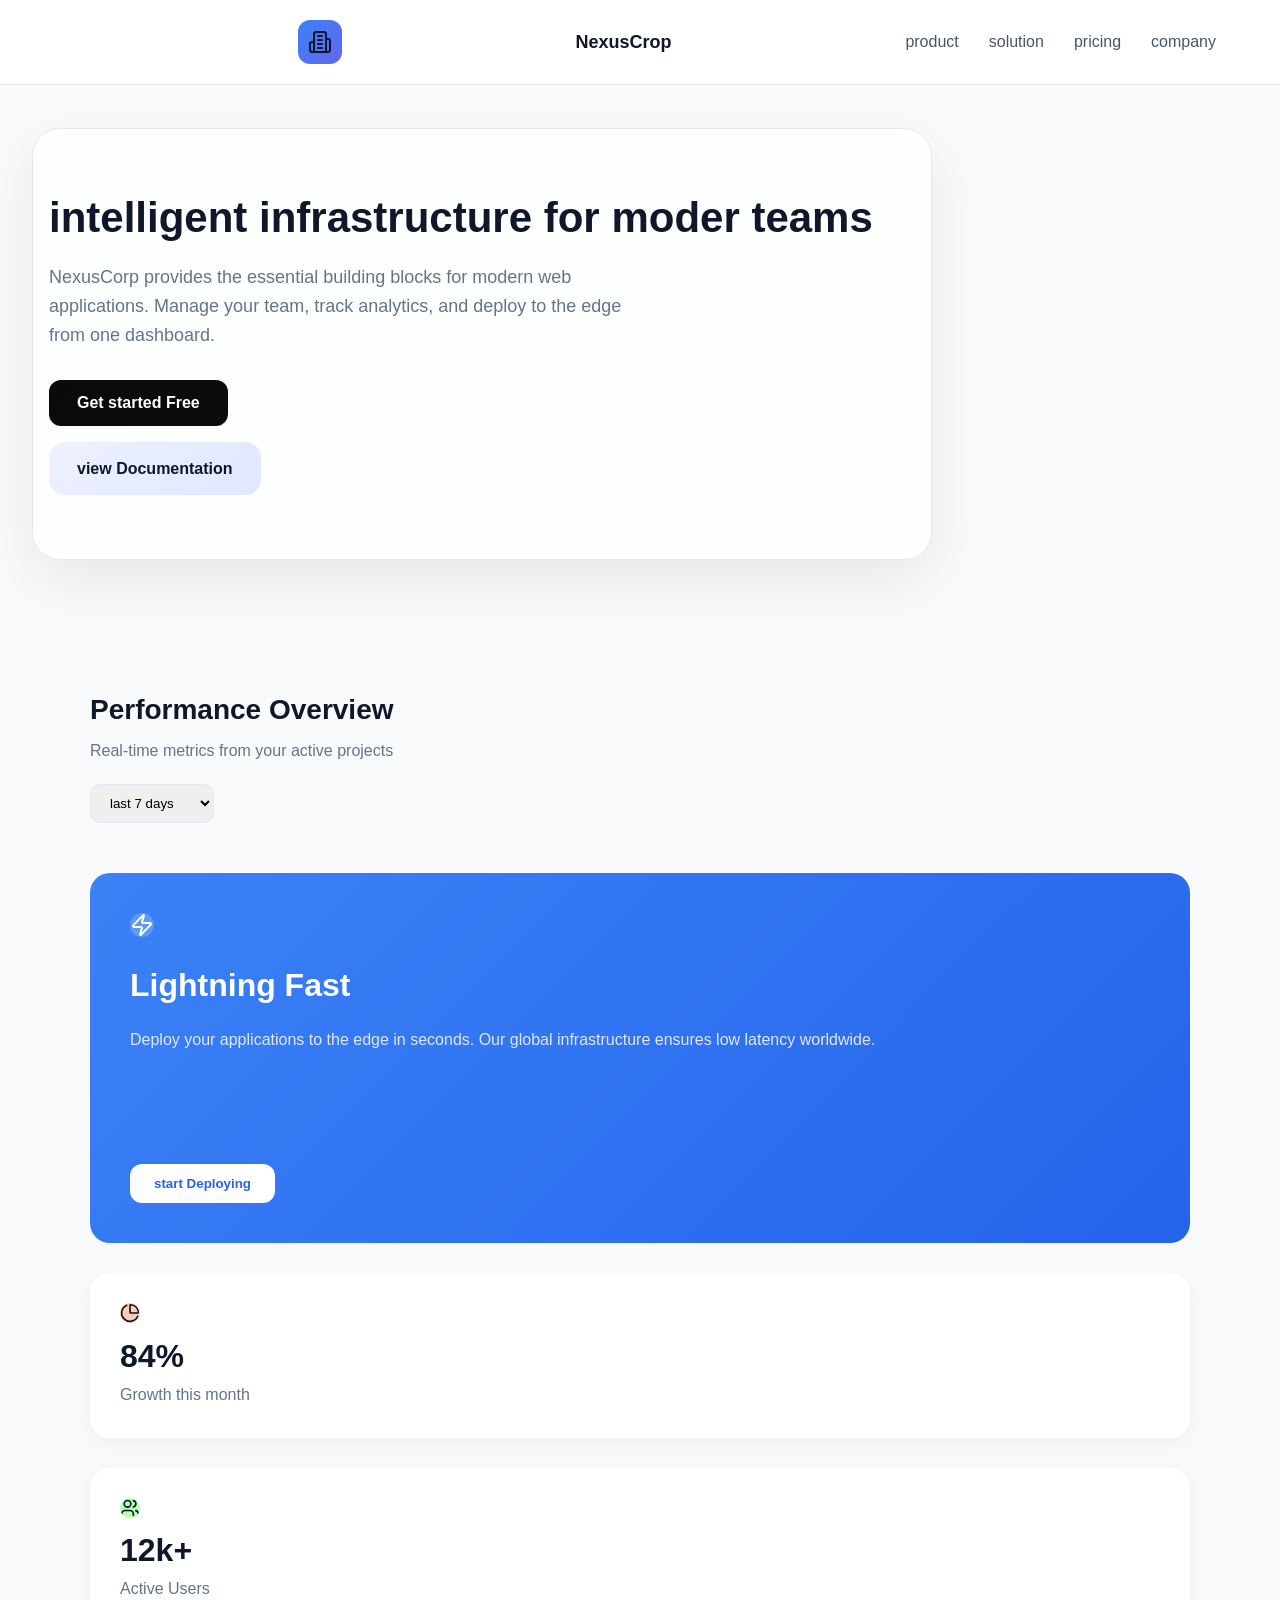
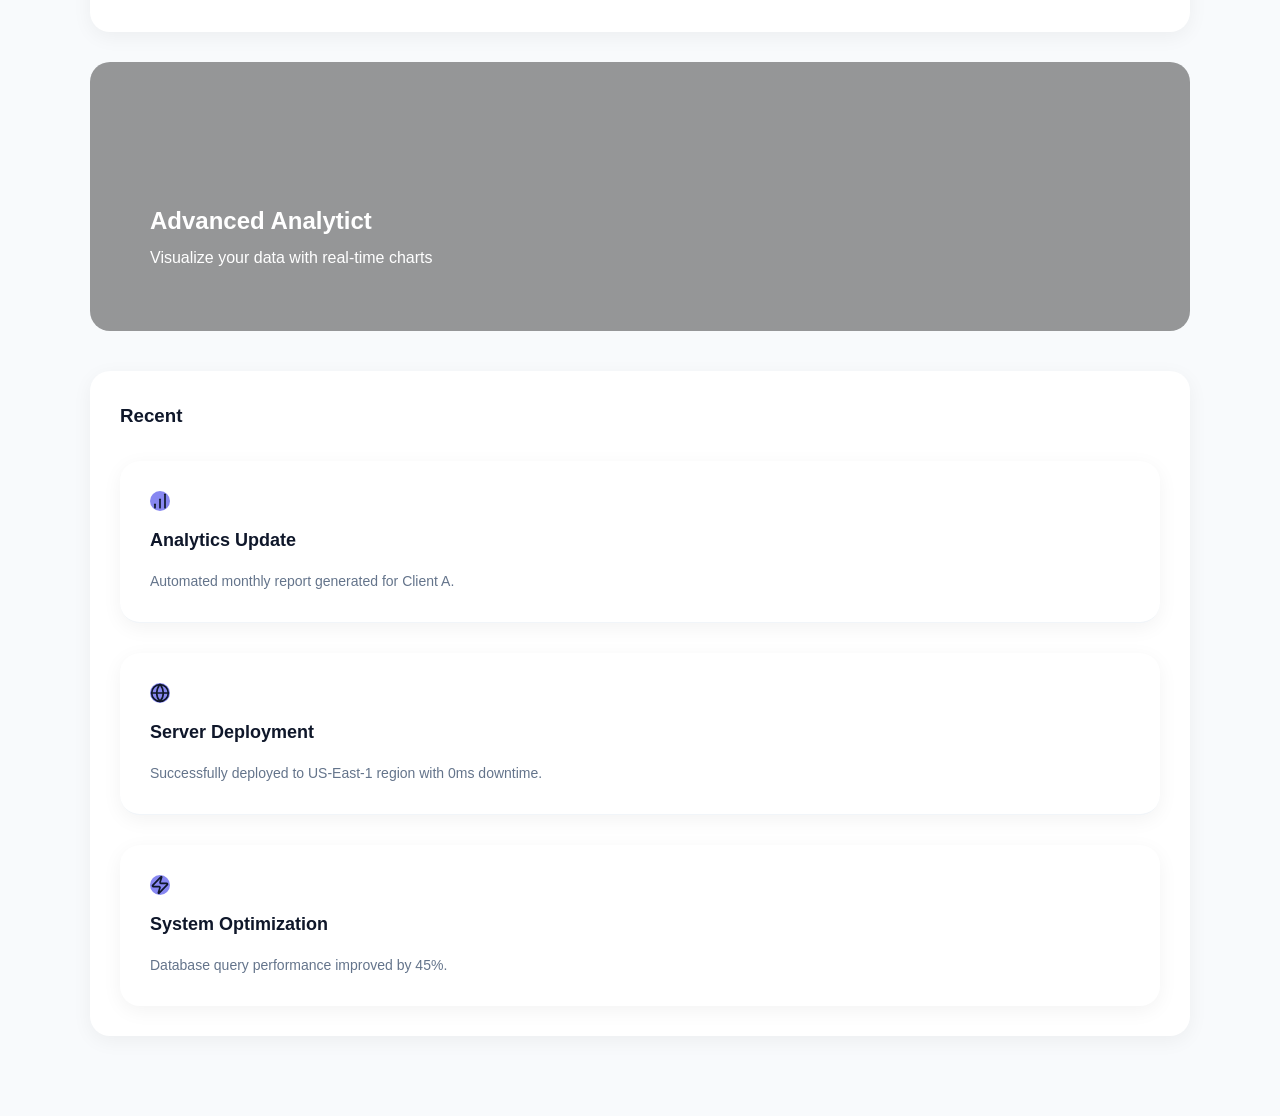
<file: index.html>
<!DOCTYPE html>
<html lang="en">
<head>
    <meta charset="UTF-8">
    <meta name="viewport" content="width=device-width, initial-scale=1.0">
    <link rel="stylesheet" href="./style.css">
    <title>company website main page</title>
</head>
<body>
    <header>
        <div id="main-head"></div>
            <div id="logo-head">
                <svg xmlns="http://www.w3.org/2000/svg" width="24" height="24" viewBox="0 0 24 24" fill="none" stroke="currentColor" stroke-width="2" stroke-linecap="round" stroke-linejoin="round" class="lucide lucide-building2 lucide-building-2 w-6 h-6 text-white">
                    <path d="M6 22V4a2 2 0 0 1 2-2h8a2 2 0 0 1 2 2v18Z"></path>
                    <path d="M6 12H4a2 2 0 0 0-2 2v6a2 2 0 0 0 2 2h2"></path>
                    <path d="M18 9h2a2 2 0 0 1 2 2v9a2 2 0 0 1-2 2h-2"></path>
                    <path d="M10 6h4"></path>
                    <path d="M10 10h4"></path>
                    <path d="M10 14h4"></path>
                    <path d="M10 18h4"></path>
                </svg>
            </div>
            <div id="text-head">
                <h3>NexusCrop</h3>
            </div>
        </div>
        <nav>
            <ul class="menu">
                <li>product</li>
                <li>solution</li>
                <li>pricing</li>
                <li>company</li>
            </ul>
        </nav>
        <div class="hamburger" onclick="toggleMenu()">
            <span></span>
            <span></span>
            <span></span>
        </div>
    </header>
    <div class="container">
        <div id="title-container">
            <h1>intelligent infrastructure for moder teams</h1>
        </div>
        <div id="explain-container">
            <p>NexusCorp provides the essential building blocks for modern web applications. Manage your team, track analytics, and deploy to the edge from one dashboard.</p>    
        </div>
        <div id="button">
            <button>Get started Free</button>
        </div>
        <div id="button-view-document">
            <h4>view Documentation</h4>
        </div>
    </div>
    <div id="main1">
        <h2>Performance Overview</h2>
        <p>Real-time metrics from your active projects</p>
        <select id="read-time-active-project">
            <option value="">last 7 days</option>
            <option value="">last 30 days</option>
            <option value="">year to date</option>
        </select>
        <div id="lightning-fast">
            <svg xmlns="http://www.w3.org/2000/svg" width="24" height="24" viewBox="0 0 24 24" fill="none" stroke="currentColor" stroke-width="2" stroke-linecap="round" stroke-linejoin="round" class="lucide lucide-zap w-6 h-6 text-white"><path d="M4 14a1 1 0 0 1-.78-1.63l9.9-10.2a.5.5 0 0 1 .86.46l-1.92 6.02A1 1 0 0 0 13 10h7a1 1 0 0 1 .78 1.63l-9.9 10.2a.5.5 0 0 1-.86-.46l1.92-6.02A1 1 0 0 0 11 14z"></path></svg>
            <h1>Lightning Fast</h1>
            <p>Deploy your applications to the edge in seconds. Our global infrastructure ensures low latency worldwide.</p>
            <button>start Deploying</button>
        </div>
        <div id="growth">
            <div class="w-10 h-10 bg-orange-100 rounded-full flex items-center justify-center text-orange-600 mb-4"><svg xmlns="http://www.w3.org/2000/svg" width="20" height="20" viewBox="0 0 24 24" fill="none" stroke="currentColor" stroke-width="2" stroke-linecap="round" stroke-linejoin="round" class="lucide lucide-chart-pie"><path d="M21 12c.552 0 1.005-.449.95-.998a10 10 0 0 0-8.953-8.951c-.55-.055-.998.398-.998.95v8a1 1 0 0 0 1 1z"></path><path d="M21.21 15.89A10 10 0 1 1 8 2.83"></path></svg></div>
            <h1>84%</h1>
            <p>Growth this month</p>
        </div>
        <div id="avtive-users">
            <svg xmlns="http://www.w3.org/2000/svg" width="20" height="20" viewBox="0 0 24 24" fill="none" stroke="currentColor" stroke-width="2" stroke-linecap="round" stroke-linejoin="round" class="lucide lucide-users"><path d="M16 21v-2a4 4 0 0 0-4-4H6a4 4 0 0 0-4 4v2"></path><circle cx="9" cy="7" r="4"></circle><path d="M22 21v-2a4 4 0 0 0-3-3.87"></path><path d="M16 3.13a4 4 0 0 1 0 7.75"></path></svg>
            <h1>12k+</h1>
            <p>Active Users</p>
        </div>
        <div id="advanced-analytict">
            <h2>Advanced Analytict</h2>
            <p>Visualize your data with real-time charts</p>
        </div>
        <div id="recent-activity">
            <h3>Recent</h3>
            <div class="similar-section" id="analytics">
                <svg xmlns="http://www.w3.org/2000/svg" width="20" height="20" viewBox="0 0 24 24" fill="none" stroke="currentColor" stroke-width="2" stroke-linecap="round" stroke-linejoin="round" class="lucide lucide-chart-no-axes-column-increasing">
                    <line x1="12" x2="12" y1="20" y2="10"></line>
                    <line x1="18" x2="18" y1="20" y2="4"></line>
                    <line x1="6" x2="6" y1="20" y2="16"></line>
                </svg>
                <h3>Analytics Update</h3>
                <p>Automated monthly report generated for Client A.</p>
            </div>
            <div class="similar-section" id="server">
                <svg xmlns="http://www.w3.org/2000/svg" width="20" height="20" viewBox="0 0 24 24" fill="none" stroke="currentColor" stroke-width="2" stroke-linecap="round" stroke-linejoin="round" class="lucide lucide-globe">
                    <circle cx="12" cy="12" r="10"></circle>
                    <path d="M12 2a14.5 14.5 0 0 0 0 20 14.5 14.5 0 0 0 0-20"></path>
                    <path d="M2 12h20"></path>
                </svg>
                <h3>Server Deployment</h3>
                <p>Successfully deployed to US-East-1 region with 0ms downtime.</p>
            </div>
            <div class="similar-section" id="system">
                <svg xmlns="http://www.w3.org/2000/svg" width="20" height="20" viewBox="0 0 24 24" fill="none" stroke="currentColor" stroke-width="2" stroke-linecap="round" stroke-linejoin="round" class="lucide lucide-zap">
                    <path d="M4 14a1 1 0 0 1-.78-1.63l9.9-10.2a.5.5 0 0 1 .86.46l-1.92 6.02A1 1 0 0 0 13 10h7a1 1 0 0 1 .78 1.63l-9.9 10.2a.5.5 0 0 1-.86-.46l1.92-6.02A1 1 0 0 0 11 14z">
                    </path>
                </svg>
                <h3>System Optimization</h3>
                <p>Database query performance improved by 45%.</p>
            </div>
        </div>
    </div>
    <script src="./script.js"></script>
</body>
</html>
</file>
<file: style.css>
* {
  margin: 0;
  padding: 0;
  box-sizing: border-box;
}

body {
  font-family: "Inter", sans-serif;
  background: #f8fafc;
  color: #0f172a;
  line-height: 1.6;
}

.container {
    max-width: 900px;
    margin: 8rem 2rem;
    padding: 4rem 1rem;
    background: rgba(255, 255, 255, 0.7);
    backdrop-filter: blur(12px);
    border-radius: 28px;
    box-shadow: 0 20px 60px rgba(0,0,0,0.08);
    border: 1px solid #e2e8f0;    transition: 0.3s ease;

}

header {
  width: 100%;
  padding: 20px 5%;
  display: flex;
  align-items: center;
  justify-content: space-between;
  background: white;
  position: fixed;
  top: 0;
  left: 0;
  z-index: 1000;
  border-bottom: 1px solid #e2e8f0;
}

#main-head {
  display: flex;
  align-items: center;
  gap: 12px;
}

#logo-head {
  background: linear-gradient(135deg, #3b82f6, #6366f1);
  padding: 10px;
  border-radius: 12px;
  display: flex;
  align-items: center;
  justify-content: center;
}

#text-head h3 {
  font-weight: 700;
  font-size: 18px;
}

.menu {
  display: flex;
  gap: 30px;
  list-style: none;
  font-weight: 500;
  color: #475569;
}

.menu li {
  cursor: pointer;
  transition: 0.3s;
}

.menu li:hover {
  color: #3b82f6;
}

.hamburger {
  display: none;
  flex-direction: column;
  gap: 5px;
  cursor: pointer;
}

.hamburger span {
  width: 25px;
  height: 3px;
  background: #0f172a;
  border-radius: 5px;
}


#title-container h1 {
  font-size: 42px;
  font-weight: 800;
  line-height: 1.2;
  margin-bottom: 20px;
}

#explain-container p {
  font-size: 18px;
  color: #64748b;
  max-width: 600px;
}

#button button {
  margin-top: 30px;
  padding: 14px 28px;
  background: linear-gradient(135deg, #0a0a0a, #0c0c0e);
  border: none;
  color: white;
  border-radius: 12px;
  font-weight: 600;
  font-size: 16px;
  cursor: pointer;
  transition: 0.3s;
}

#button button:hover {
  transform: translateY(-2px);
  box-shadow: 0 8px 20px rgba(59, 130, 246, 0.3);
}

#button-view-document h4 {
    margin-top: 1rem;
    padding: 14px 28px;
    border-radius: 16px;
    border: none;
    font-weight: 600;
    cursor: pointer;

    background: linear-gradient(135deg, #eef2ff, #e0e7ff);

    display: inline-block;   /* مهم */
    width: auto;  
}

#main1 {
  width: 90%;
  max-width: 1100px;
  margin: 80px auto;
}

#main1 h2 {
  font-size: 28px;
  margin-bottom: 5px;
}

#main1 p {
  color: #64748b;
}

#read-time-active-project {
  margin: 20px 0;
  padding: 10px 15px;
  border-radius: 10px;
  border: 1px solid #e2e8f0;
}


#lightning-fast {
  margin-top: 30px;
  padding: 40px;
  border-radius: 20px;
  background: linear-gradient(135deg, #3b82f6, #2563eb);
  color: white;
}

#lightning-fast h1 {
  font-size: 32px;
  margin-top: 1rem;
  margin-bottom: 15px;
}

#lightning-fast p {
  color: #e0e7ff;
  margin-bottom: 7rem;
}

#lightning-fast button {
  padding: 12px 24px;
  border-radius: 12px;
  border: none;
  background: white;
  color: #2563eb;
  font-weight: 600;
  cursor: pointer;
}

#lightning-fast svg {
    background-color:rgba(255, 255, 255, 0.2);
    border-radius: 1rem;
}

#growth,
#avtive-users {
  margin-top: 30px;
  background: white;
  padding: 30px;
  border-radius: 20px;
  box-shadow: 0 5px 20px rgba(0,0,0,0.05);
}

#growth h1,
#avtive-users h1 {
  font-size: 32px;
  font-weight: 700;
}

#growth svg {
    background-color: rgba(252, 82, 4, 0.3);
    border-radius: 50%;
}


#avtive-users svg {
    background-color: rgba(4, 252, 4, 0.3);
    border-radius: 50%;
}

#advanced-analytict {
  margin-top: 30px;
  padding: 60px;
  border-radius: 20px;
  background: linear-gradient(rgba(0,0,0,0.4), rgba(0,0,0,0.4)),
              url("https://images.unsplash.com/photo-1762279388957-c6ed514d3353?crop=entropy&amp;cs=tinysrgb&amp;fit=max&amp;fm=jpg&amp;ixid=M3w3Nzg4Nzd8MHwxfHNlYXJjaHwxfHxhYnN0cmFjdCUyMHRlY2hub2xvZ3klMjBkYXRhJTIwdmlzdWFsaXphdGlvbnxlbnwxfHx8fDE3NzA3MDUwNDl8MA&amp;ixlib=rb-4.1.0&amp;q=80&amp;w=1080");
  background-size: cover;
  background-position: center;
  color: white;
}


#advanced-analytict h2{
    font-size: x-large;
    margin-top: 5rem;

}

#advanced-analytict p {
    color: white;
}

#recent-activity {
  margin-top: 40px;
  background: white;
  padding: 30px;
  border-radius: 20px;
  box-shadow: 0 5px 20px rgba(0,0,0,0.05);
}

.similar-section {
  display: grid;
  gap: 15px;
  padding: 20px 0;
  border-bottom: 1px solid #f1f5f9;
}


.similar-section svg{
    background-color: rgba(15, 15, 228,0.5);
    border-radius: 50%;
}

#analytics,
#server,
#system{
    display: grid;
    margin-top: 30px;
    background: white;
    padding: 30px;
    border-radius: 20px;
    box-shadow: 0 5px 20px rgba(0,0,0,0.05);
    transition: all 0.3s ease;
}


#analytics:hover{
    transform: translateY(-4px);
    background-color: #ebeeee;
    box-shadow: 0 8px 20px rgba(0,0,0,0.05);
    border-radius: 12px;
}

#server:hover{
    transform: translateY(-4px);
    background-color: #ebeeee;
    box-shadow: 0 8px 20px rgba(0,0,0,0.05);
    border-radius: 12px;
}

#system:hover{
    transform: translateY(-4px);
    background-color: #ebeeee;
    box-shadow: 0 8px 20px rgba(0,0,0,0.05);
    border-radius: 12px;
}

.similar-section:last-child {
  border-bottom: none;
}

.similar-section h3 {
  font-size: 18px;
}

.similar-section p {
  font-size: 14px;
  color: #64748b;
}


@media (max-width: 768px) {.menu {
    display: none;
    flex-direction: column;
    position: absolute;
    right: 5%;
    top: 70px;
    background: white;
    padding: 20px;
    border-radius: 15px;
    box-shadow: 0 10px 30px rgba(0,0,0,0.1);
  }

  .menu.active {
    display: flex;
  }

  .hamburger {
    display: flex;
  }

  #title-container h1 {
    font-size: 30px;
  }

  #lightning-fast {
    padding: 30px 20px;
  }

  #advanced-analytict {
    padding: 40px 20px;
  }
}
</file>
